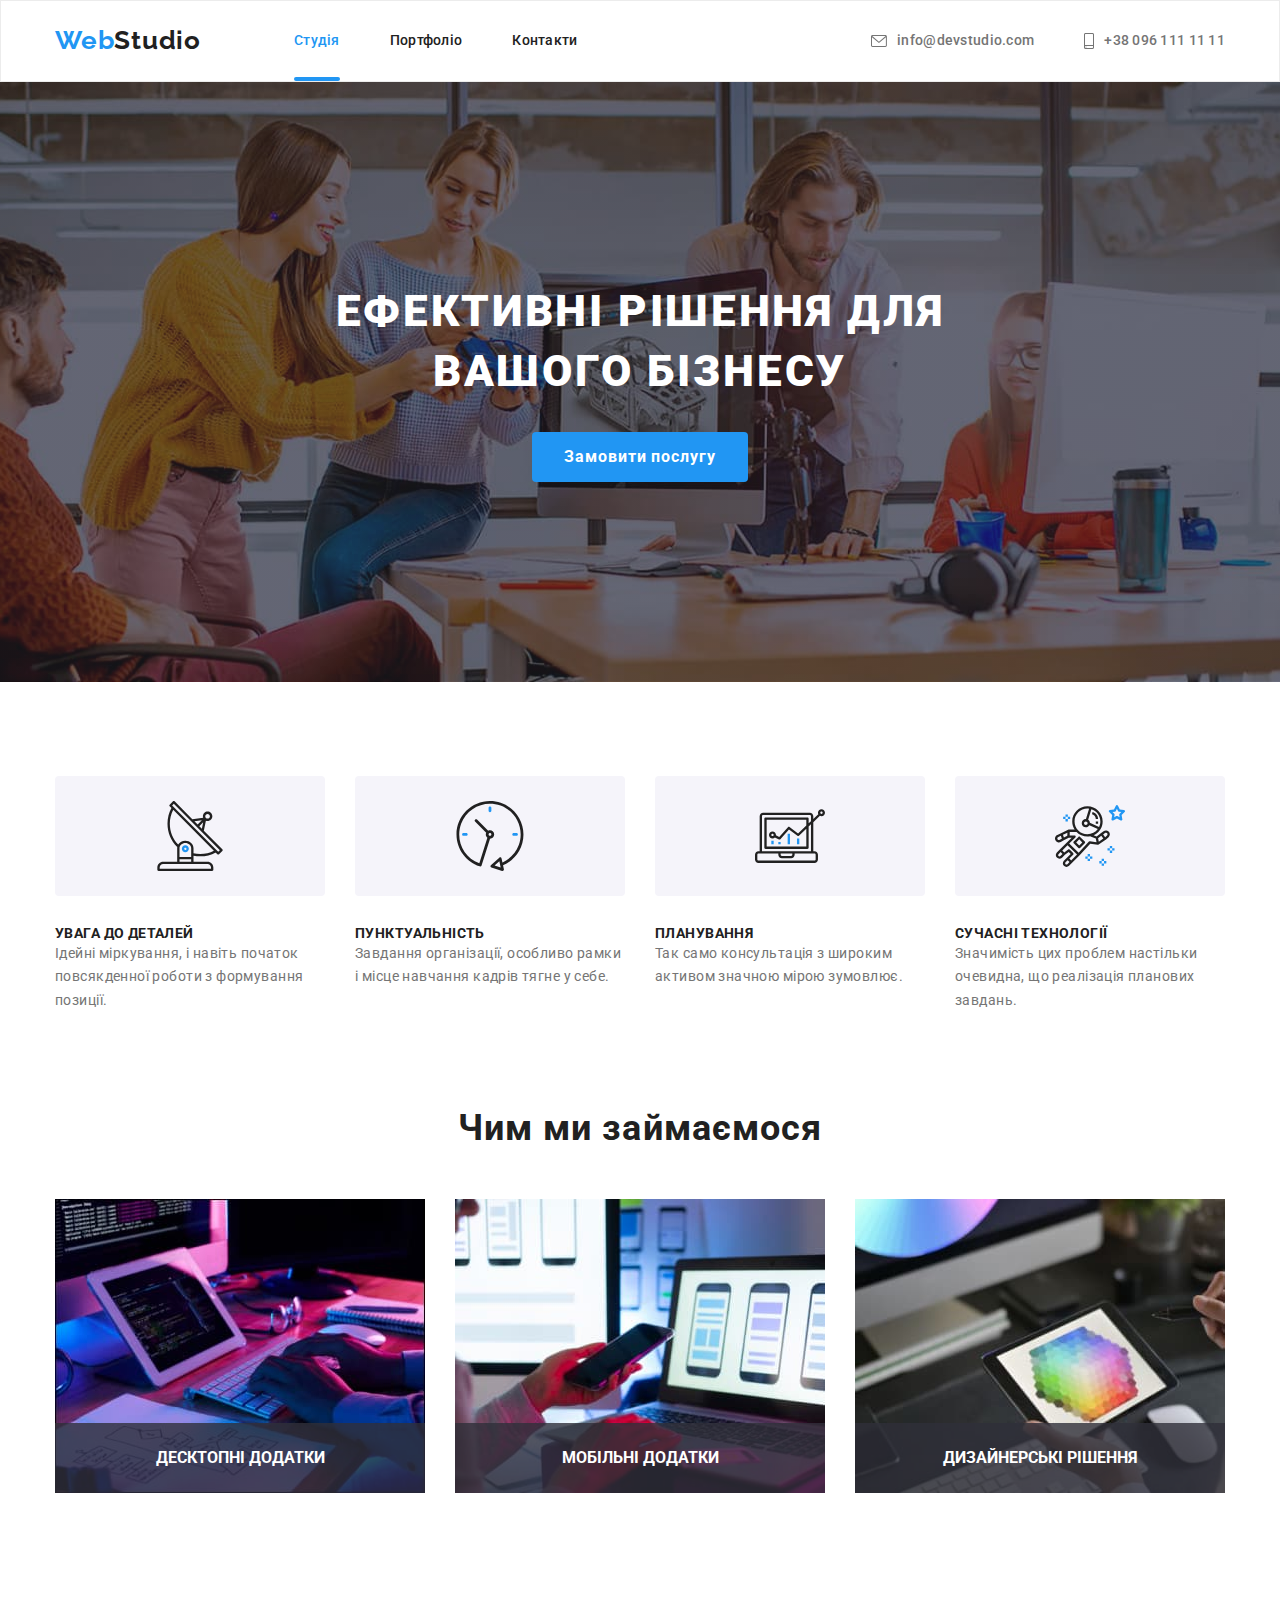
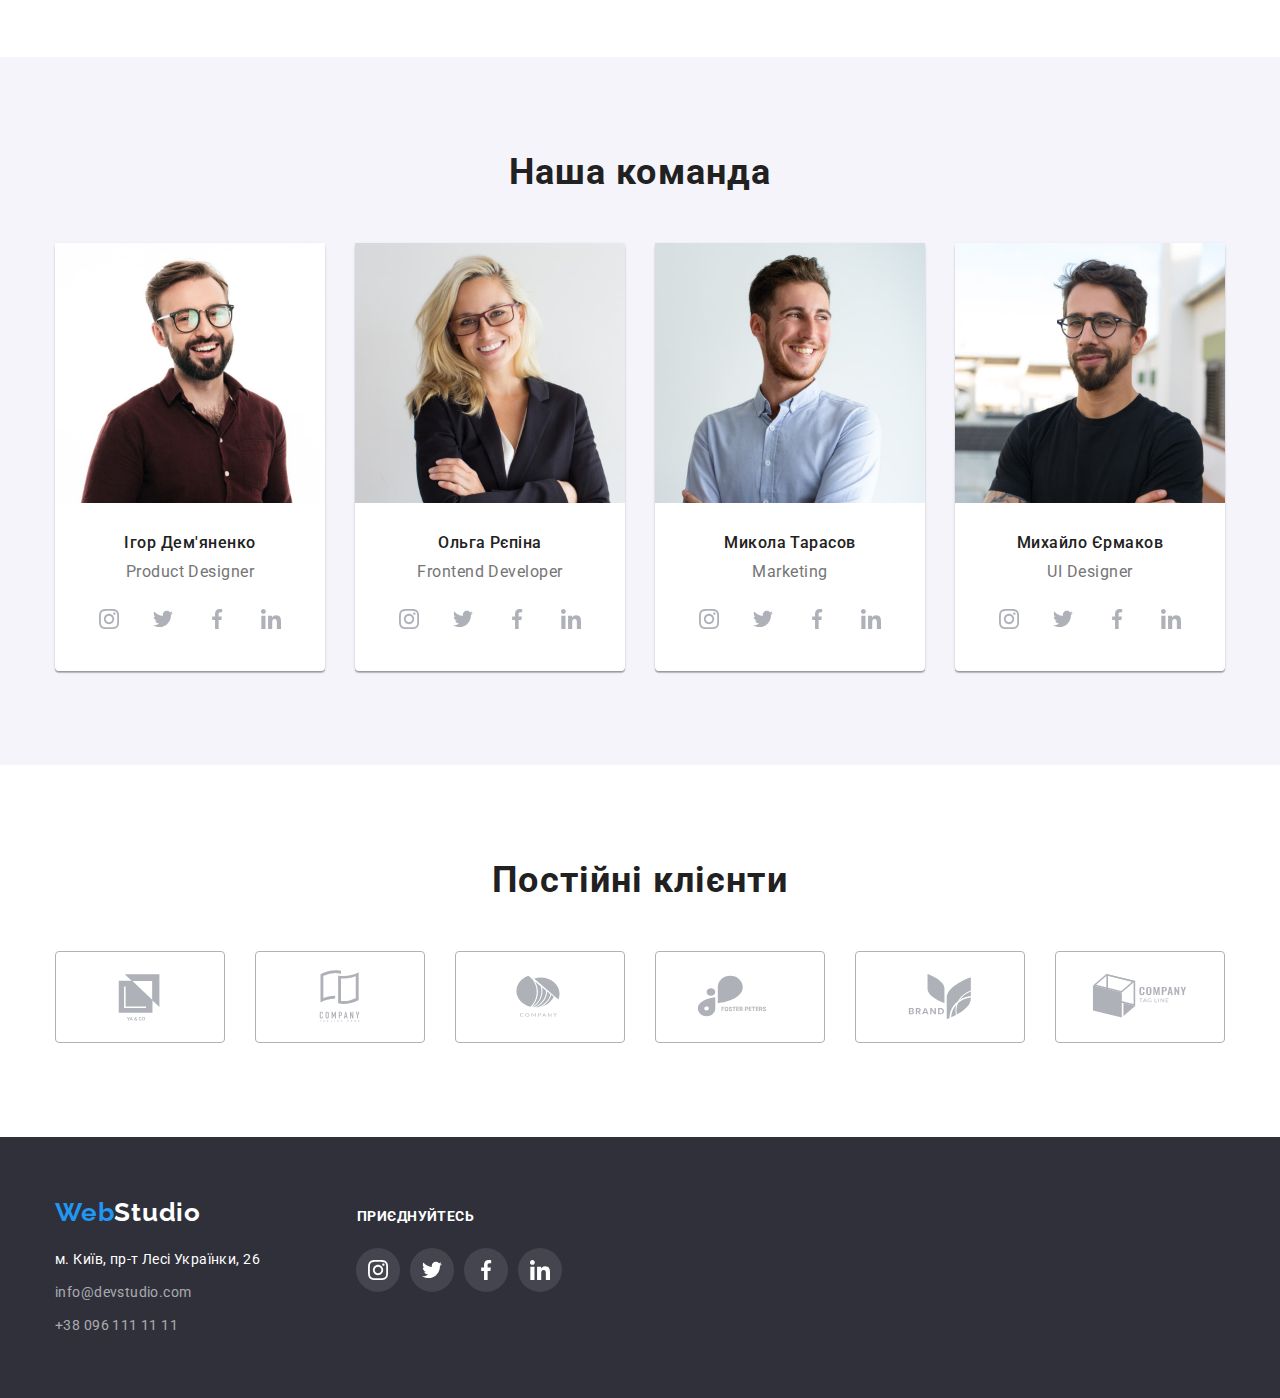
<file: index.html>
<!DOCTYPE html>
<html lang="uk">
	<head>
		<meta charset="UTF-8" />
		<meta http-equiv="X-UA-Compatible" content="IE=edge" />
		<meta name="viewport" content="width=device-width, initial-scale=1.0" />
		<title>Studio</title>
		<link rel="preconnect" href="https://fonts.googleapis.com" />
		<link rel="preconnect" href="https://fonts.gstatic.com" crossorigin />
		<link
			href="https://fonts.googleapis.com/css2?family=Raleway:wght@700&family=Roboto:wght@400;500;700;900&display=swap"
			rel="stylesheet"
		/>
		<link
			rel="stylesheet"
			href="https://cdnjs.cloudflare.com/ajax/libs/modern-normalize/1.1.0/modern-normalize.min.css"
		/>
		<link rel="stylesheet" href="./css/styles.css" />
	</head>
	<!--BODY-->
	<body>
		<!--HEADER-->
		<header class="page-header">
			<div class="container navigation">
				<nav class="page-navigation">
					<a class="logo logo-black link" href="">
						Web<span class="logo-header link">Studio</span>
					</a>
					<ul class="media-list list">
						<li class="media-list-item"><a class="media-list-link link current" href="./index.html">Студія</a></li>
						<li class="media-list-item"><a class="media-list-link link" href="./portfolio.html">Портфоліо</a></li>
						<li class="media-list-item"><a class="media-list-link link" href="">Контакти</a></li>
					</ul>
				</nav>
				<ul class="contact-list list">
					<li class="contact-list-item">
						<a class="contact-list-link link" href="mailto:info@devstudio.com">
							<svg class="icon-mail" width="16" height="12">
								<use href="./img/icons.svg#icon-envelope"></use>
							</svg>
							info@devstudio.com
						</a>
					</li>
					<li class="contact-list-item">
						<a class="contact-list-link telephone-link link" href="tel:+380961111111">
							<svg class="icon-phone" width="10" height="16">
								<use href="./img/icons.svg#icon-smartphone"></use>
							</svg>
							+38 096 111 11 11
						</a>
					</li>
				</ul>
			</div>
		</header>

		<!--MAIN-->
		<main class="page-main">
			<!--HERO-->
			<section class="hero overlay">
				<h1 class="hero-title">
					Ефективні рішення для
					<br />
					вашого бізнесу
				</h1>
				<button class="modal-btn" type="button" data-modal-open>Замовити послугу</button>
				<div class="backdrop is-hidden" data-modal>
					<div class="modal">
						<button class="button-close" data-modal-close>
							<svg class="vector" width="11" height="11">
								<use href="./img/icons.svg#vector"></use>
							</svg>
						</button>
					</div>
				</div>
			</section>

			<!--ABOUT-->
			<section class="about">
				<div class="container">
					<h2 hidden>Особливості</h2>
					<ul class="about-list">
						<li class="about-list-item">
							<div class="features-icons">
								<svg class="features-svg" width="70" height="70">
									<use href="./img/icons.svg#icon-antenna"></use>
								</svg>
							</div>
							<h3 class="about-subtitle">УВАГА ДО ДЕТАЛЕЙ</h3>
							<p class="about-description">
								Ідейні міркування, і навіть початок повсякденної роботи з формування позиції.
							</p>
						</li>
						<li class="about-list-item">
							<div class="features-icons">
								<svg class="features-svg" width="70" height="70">
									<use href="./img/icons.svg#icon-clock"></use>
								</svg>
							</div>
							<h3 class="about-subtitle">ПУНКТУАЛЬНІСТЬ</h3>
							<p class="about-description">
								Завдання організації, особливо рамки і місце навчання кадрів тягне у себе.
							</p>
						</li>
						<li class="about-list-item">
							<div class="features-icons">
								<svg class="features-svg" width="70" height="70">
									<use href="./img/icons.svg#icon-diagram"></use>
								</svg>
							</div>
							<h3 class="about-subtitle">ПЛАНУВАННЯ</h3>
							<p class="about-description">Так само консультація з широким активом значною мірою зумовлює.</p>
						</li>
						<li class="about-list-item">
							<div class="features-icons">
								<svg class="features-svg" width="70" height="70">
									<use href="./img/icons.svg#icon-astronaut"></use>
								</svg>
							</div>
							<h3 class="about-subtitle">СУЧАСНІ ТЕХНОЛОГІЇ</h3>
							<p class="about-description">
								Значимість цих проблем настільки очевидна, що реалізація планових завдань.
							</p>
						</li>
					</ul>
				</div>
			</section>

			<!--FUNCTIONAL-->
			<section class="functional-section">
				<div class="container">
					<h2 class="functional-title">Чим ми займаємося</h2>
					<ul class="functional-list-title">
						<li class="functional-list-item">
							<img class="functional-gallery-img" src="./img/box1.jpg" alt="scheme" width="370" height="294" />
							<div class="functional-overlay">
								<p class="text-overlay">ДЕСКТОПНІ ДОДАТКИ</p>
							</div>
						</li>
						<li class="functional-list-item">
							<img class="functional-gallery-img" src="./img/box2.jpg" alt="smartphone" width="370" height="294" />
							<div class="functional-overlay">
								<p class="text-overlay">МОБІЛЬНІ ДОДАТКИ</p>
							</div>
						</li>
						<li class="functional-list-item">
							<img class="functional-gallery-img" src="./img/box3.jpg" alt="color_palette" width="370" height="294" />
							<div class="functional-overlay">
								<p class="text-overlay">ДИЗАЙНЕРСЬКІ РІШЕННЯ</p>
							</div>
						</li>
					</ul>
				</div>
			</section>

			<!--EMPLOYEES-->
			<section class="employees-section">
				<div class="container">
					<h2 class="employees-title">Наша команда</h2>
					<ul class="employees-list">
						<li class="employees-card">
							<img class="employees-photo" src="./img/img1.jpg" alt="Ігор Дем'яненко" width="270" height="260" />
							<div class="employees-content">
								<h3 class="employees-name">Ігор Дем'яненко</h3>
								<p class="employees-position">Product Designer</p>
								<ul class="socials list">
									<li class="socials-item">
										<a
											class="socials-link link"
											href="https://www.instagram.com/"
											target="_blank"
											rel="noopener noreferrer"
											aria-label="Instagram icon"
										>
											<svg class="socials-icon" width="20" height="20">
												<use href="./img/icons.svg#icon-instagram"></use>
											</svg>
										</a>
									</li>
									<li class="socials-item">
										<a
											class="socials-link link"
											href="https://twitter.com/"
											target="_blank"
											rel="noopener noreferrer"
											aria-label="Twitter icon"
										>
											<svg class="socials-icon" width="20" height="20">
												<use href="./img/icons.svg#icon-twitter"></use>
											</svg>
										</a>
									</li>
									<li class="socials-item">
										<a
											class="socials-link link"
											href="https://www.facebook.com/"
											target="_blank"
											rel="noopener noreferrer"
											aria-label="Facebook icon"
										>
											<svg class="socials-icon" width="20" height="20">
												<use href="./img/icons.svg#icon-facebook"></use>
											</svg>
										</a>
									</li>
									<li class="socials-item">
										<a
											class="socials-link link"
											href="https://www.linkedin.com/"
											target="_blank"
											rel="noopener noreferrer"
											aria-label="linkedin icon"
										>
											<svg class="socials-icon" width="20" height="20">
												<use href="./img/icons.svg#icon-linkedin"></use>
											</svg>
										</a>
									</li>
								</ul>
							</div>
						</li>
						<li class="employees-card">
							<img class="employees-photo" src="./img/img2.jpg" alt="Ольга Рєпіна" width="270" height="260" />
							<div class="employees-content">
								<h3 class="employees-name">Ольга Рєпіна</h3>
								<p class="employees-position">Frontend Developer</p>
								<ul class="socials list">
									<li class="socials-item">
										<a
											class="socials-link link"
											href="https://www.instagram.com/"
											target="_blank"
											rel="noopener noreferrer"
											aria-label="Instagram icon"
										>
											<svg class="socials-icon" width="20" height="20">
												<use href="./img/icons.svg#icon-instagram"></use>
											</svg>
										</a>
									</li>
									<li class="socials-item">
										<a
											class="socials-link link"
											href="https://twitter.com/"
											target="_blank"
											rel="noopener noreferrer"
											aria-label="Twitter icon"
										>
											<svg class="socials-icon" width="20" height="20">
												<use href="./img/icons.svg#icon-twitter"></use>
											</svg>
										</a>
									</li>
									<li class="socials-item">
										<a
											class="socials-link link"
											href="https://www.facebook.com/"
											target="_blank"
											rel="noopener noreferrer"
											aria-label="Facebook icon"
										>
											<svg class="socials-icon" width="20" height="20">
												<use href="./img/icons.svg#icon-facebook"></use>
											</svg>
										</a>
									</li>
									<li class="socials-item">
										<a
											class="socials-link link"
											href="https://www.linkedin.com/"
											target="_blank"
											rel="noopener noreferrer"
											aria-label="linkedin icon"
										>
											<svg class="socials-icon" width="20" height="20">
												<use href="./img/icons.svg#icon-linkedin"></use>
											</svg>
										</a>
									</li>
								</ul>
							</div>
						</li>
						<li class="employees-card">
							<img class="employees-photo" src="./img/img3.jpg" alt="Микола Тарасов" width="270" height="260" />
							<div class="employees-content">
								<h3 class="employees-name">Микола Тарасов</h3>
								<p class="employees-position">Marketing</p>
								<ul class="socials list">
									<li class="socials-item">
										<a
											class="socials-link link"
											href="https://www.instagram.com/"
											target="_blank"
											rel="noopener noreferrer"
											aria-label="Instagram icon"
										>
											<svg class="socials-icon" width="20" height="20">
												<use href="./img/icons.svg#icon-instagram"></use>
											</svg>
										</a>
									</li>
									<li class="socials-item">
										<a
											class="socials-link link"
											href="https://twitter.com/"
											target="_blank"
											rel="noopener noreferrer"
											aria-label="Twitter icon"
										>
											<svg class="socials-icon" width="20" height="20">
												<use href="./img/icons.svg#icon-twitter"></use>
											</svg>
										</a>
									</li>
									<li class="socials-item">
										<a
											class="socials-link link"
											href="https://www.facebook.com/"
											target="_blank"
											rel="noopener noreferrer"
											aria-label="Facebook icon"
										>
											<svg class="socials-icon" width="20" height="20">
												<use href="./img/icons.svg#icon-facebook"></use>
											</svg>
										</a>
									</li>
									<li class="socials-item">
										<a
											class="socials-link link"
											href="https://www.linkedin.com/"
											target="_blank"
											rel="noopener noreferrer"
											aria-label="linkedin icon"
										>
											<svg class="socials-icon" width="20" height="20">
												<use href="./img/icons.svg#icon-linkedin"></use>
											</svg>
										</a>
									</li>
								</ul>
							</div>
						</li>
						<li class="employees-card">
							<img class="employees-photo" src="./img/img4.jpg" alt="Михайло Єрмаков" width="270" height="260" />
							<div class="employees-content">
								<h3 class="employees-name">Михайло Єрмаков</h3>
								<p class="employees-position">UI Designer</p>
								<ul class="socials list">
									<li class="socials-item">
										<a
											class="socials-link link"
											href="https://www.instagram.com/"
											target="_blank"
											rel="noopener noreferrer"
											aria-label="Instagram icon"
										>
											<svg class="socials-icon" width="20" height="20">
												<use href="./img/icons.svg#icon-instagram"></use>
											</svg>
										</a>
									</li>
									<li class="socials-item">
										<a
											class="socials-link link"
											href="https://twitter.com/"
											target="_blank"
											rel="noopener noreferrer"
											aria-label="Twitter icon"
										>
											<svg class="socials-icon" width="20" height="20">
												<use href="./img/icons.svg#icon-twitter"></use>
											</svg>
										</a>
									</li>
									<li class="socials-item">
										<a
											class="socials-link link"
											href="https://www.facebook.com/"
											target="_blank"
											rel="noopener noreferrer"
											aria-label="Facebook icon"
										>
											<svg class="socials-icon" width="20" height="20">
												<use href="./img/icons.svg#icon-facebook"></use>
											</svg>
										</a>
									</li>
									<li class="socials-item">
										<a
											class="socials-link link"
											href="https://www.linkedin.com/"
											target="_blank"
											rel="noopener noreferrer"
											aria-label="linkedin icon"
										>
											<svg class="socials-icon" width="20" height="20">
												<use href="./img/icons.svg#icon-linkedin"></use>
											</svg>
										</a>
									</li>
								</ul>
							</div>
						</li>
					</ul>
				</div>
			</section>
		</main>

		<section class="clients">
			<div class="container">
				<h2 class="clients-tittle">Постійні клієнти</h2>
				<ul class="clients-list list">
					<li class="client-item">
						<a
							class="client-border-link link"
							href=""
							target="_blank"
							rel="noopener noreferrer"
							aria-label="group1 icon"
						>
							<svg class="client-icon" width="106" height="60">
								<use href="./img/icons.svg#icon-logo1"></use>
							</svg>
						</a>
					</li>
					<li class="client-item">
						<a
							class="client-border-link link"
							href=""
							target="_blank"
							rel="noopener noreferrer"
							aria-label="group2 icon"
						>
							<svg class="client-icon" width="106" height="60">
								<use href="./img/icons.svg#icon-logo2"></use>
							</svg>
						</a>
					</li>
					<li class="client-item">
						<a
							class="client-border-link link"
							href=""
							target="_blank"
							rel="noopener noreferrer"
							aria-label="group3 icon"
						>
							<svg class="client-icon" width="106" height="60">
								<use href="./img/icons.svg#icon-logo3"></use>
							</svg>
						</a>
					</li>
					<li class="client-item">
						<a
							class="client-border-link link"
							href=""
							target="_blank"
							rel="noopener noreferrer"
							aria-label="group4 icon"
						>
							<svg class="client-icon" width="106" height="60">
								<use href="./img/icons.svg#icon-logo4"></use>
							</svg>
						</a>
					</li>
					<li class="client-item">
						<a
							class="client-border-link link"
							href=""
							target="_blank"
							rel="noopener noreferrer"
							aria-label="group5 icon"
						>
							<svg class="client-icon" width="106" height="60">
								<use href="./img/icons.svg#icon-logo5"></use>
							</svg>
						</a>
					</li>
					<li class="client-item">
						<a
							class="client-border-link link"
							href=""
							target="_blank"
							rel="noopener noreferrer"
							aria-label="group6 icon"
						>
							<svg class="client-icon" width="106" height="60">
								<use href="./img/icons.svg#icon-logo6"></use>
							</svg>
						</a>
					</li>
				</ul>
			</div>
		</section>

		<!--FOOTER-->
		<footer class="page-footer">
			<div class="container footer-info">
				<div class="logo-footer-box">
					<!--CONTACTS-->
					<a class="logo logo-blue link" href="">
						Web<span class="logo-footer link">Studio</span>
					</a>
					<p class="proposition">Приєднуйтесь</p>
				</div>

				<address class="contacts-box">
					<ul class="contact-footer-list list">
						<li class="contact-list-item">
							<a class="adress-list-link link" href="https://goo.gl/maps/BnFadeevwMqZX12J8">
								м. Київ, пр-т Лесі Українки, 26
							</a>
						</li>
						<li class="contact-list-item">
							<a class="contact-footer-link link" href="mailto:info@devstudio.com">info@devstudio.com</a>
						</li>
						<li class="contact-list-item">
							<a class="contact-footer-link link" href="tel:+380961111111">+38 096 111 11 11</a>
						</li>
					</ul>

					<ul class="socials-footer list">
						<li class="socials-footer-item">
							<a
								class="socials-footer-link link"
								href="https://www.instagram.com/"
								target="_blank"
								rel="noopener noreferrer"
								aria-label="Instagram icon"
							>
								<svg class="socials-footer-icon" width="20" height="20">
									<use href="./img/icons.svg#icon-instagram"></use>
								</svg>
							</a>
						</li>
						<li class="socials-footer-item">
							<a
								class="socials-footer-link link"
								href="https://twitter.com/"
								target="_blank"
								rel="noopener noreferrer"
								aria-label="Twitter icon"
							>
								<svg class="socials-footer-icon" width="20" height="20">
									<use href="./img/icons.svg#icon-twitter"></use>
								</svg>
							</a>
						</li>
						<li class="socials-footer-item">
							<a
								class="socials-footer-link link"
								href="https://www.facebook.com/"
								target="_blank"
								rel="noopener noreferrer"
								aria-label="Facebook icon"
							>
								<svg class="socials-footer-icon" width="20" height="20">
									<use href="./img/icons.svg#icon-facebook"></use>
								</svg>
							</a>
						</li>
						<li class="socials-footer-item">
							<a
								class="socials-footer-link link"
								href="https://www.linkedin.com/"
								target="_blank"
								rel="noopener noreferrer"
								aria-label="linkedin icon"
							>
								<svg class="socials-footer-icon" width="20" height="20">
									<use href="./img/icons.svg#icon-linkedin"></use>
								</svg>
							</a>
						</li>
					</ul>
				</address>
			</div>
		</footer>
		<script src="./js/modal.js"></script>
	</body>
</html>
</file>
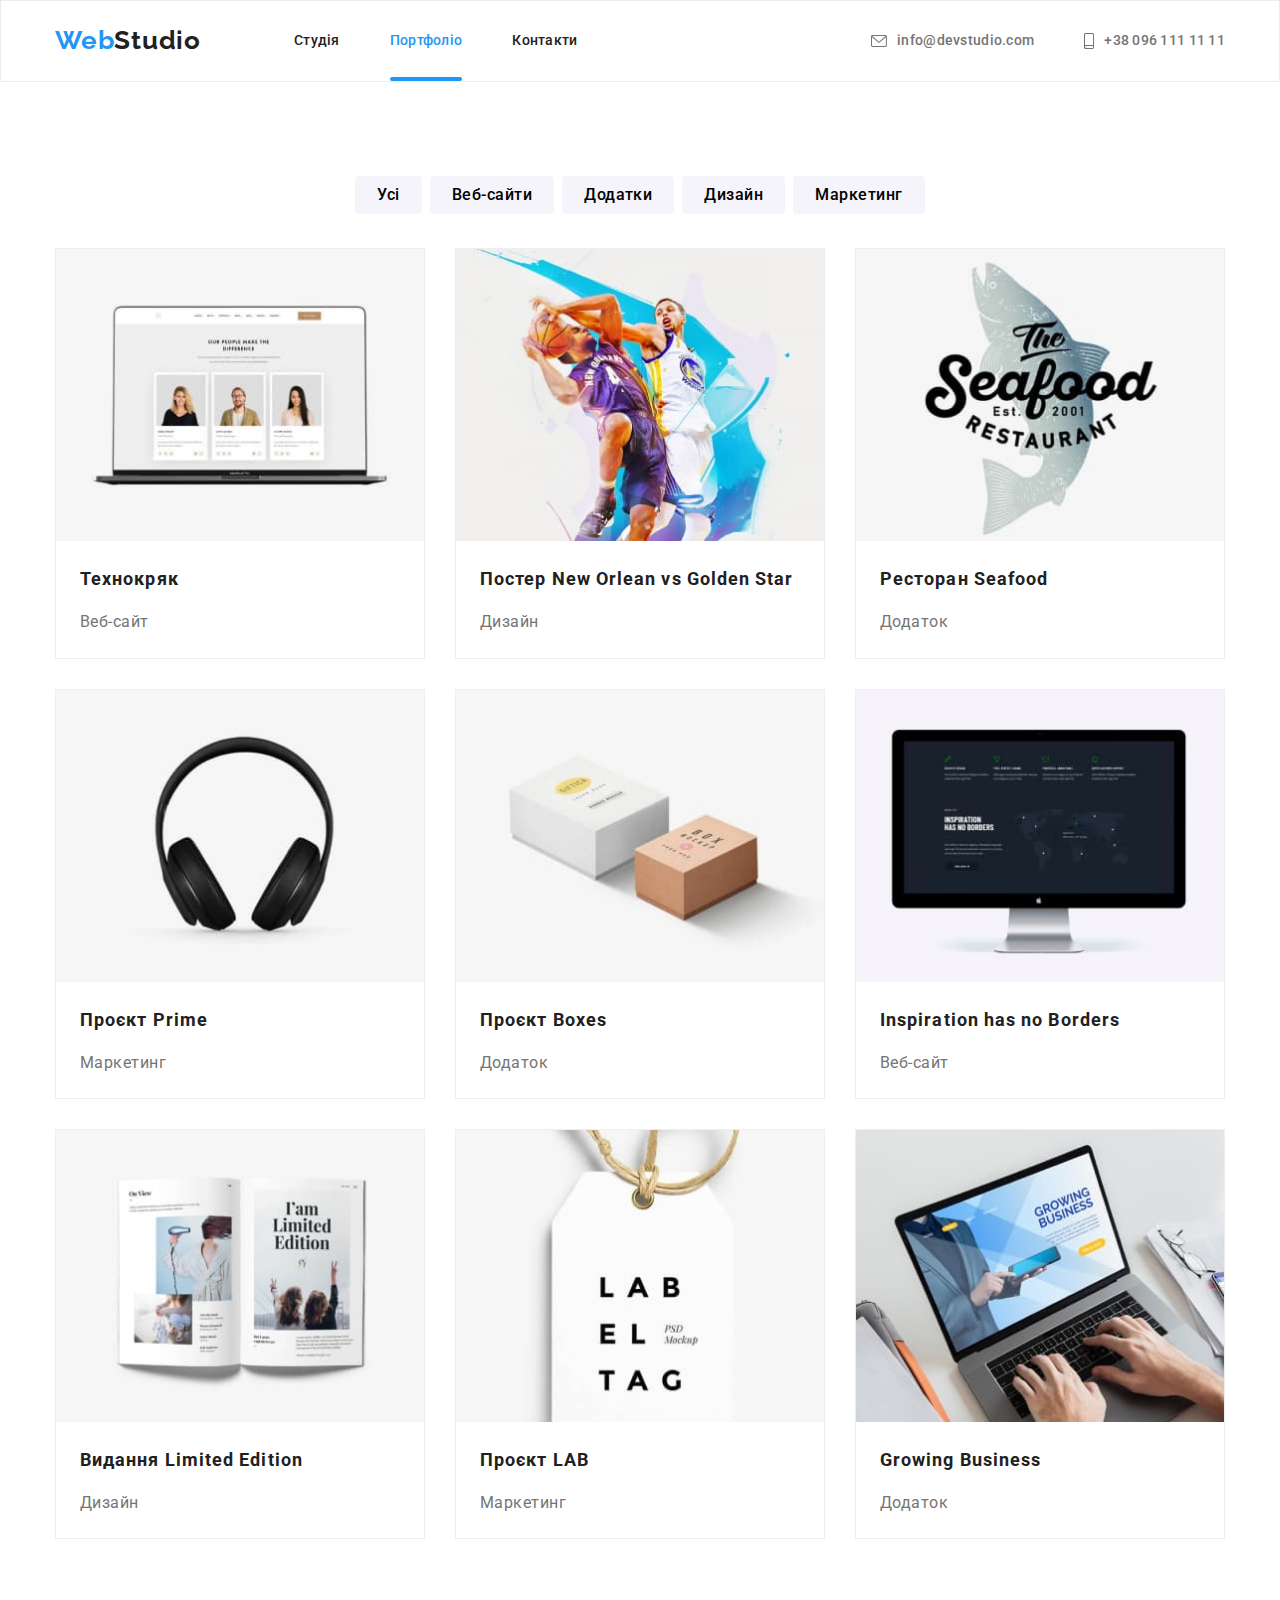
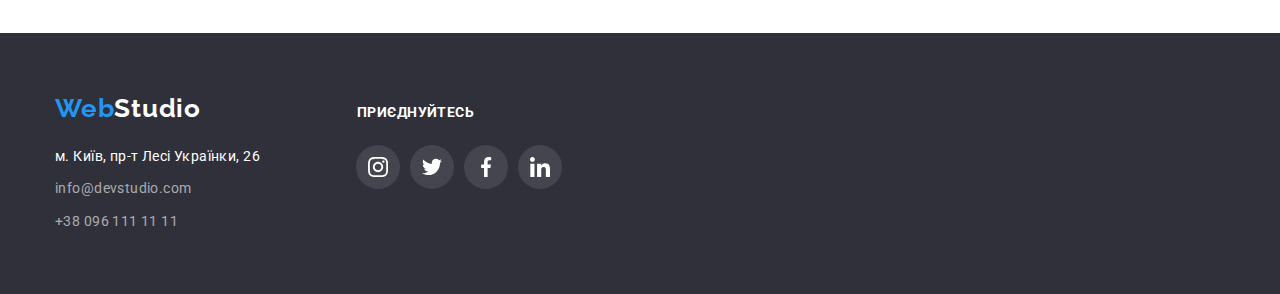
<file: portfolio.html>
<!DOCTYPE html>
<html lang="en">
	<head>
		<meta charset="UTF-8" />
		<meta http-equiv="X-UA-Compatible" content="IE=edge" />
		<meta name="viewport" content="width=device-width, initial-scale=1.0" />
		<title>portfolio</title>
		<link rel="preconnect" href="https://fonts.googleapis.com" />
		<link rel="preconnect" href="https://fonts.gstatic.com" crossorigin />
		<link
			href="https://fonts.googleapis.com/css2?family=Raleway:wght@700&family=Roboto:wght@400;500;700;900&display=swap"
			rel="stylesheet"
		/>
		<link
			rel="stylesheet"
			href="https://cdnjs.cloudflare.com/ajax/libs/modern-normalize/1.1.0/modern-normalize.min.css"
		/>
		<link rel="stylesheet" href="./css/styles.css" />
	</head>
	<body>
		<!--HEADER-->
		<header class="page-header">
			<div class="container navigation">
				<nav class="page-navigation">
					<a class="logo logo-black link" href="">
						Web<span class="logo-header link">Studio</span>
					</a>
					<ul class="media-list list">
						<li class="media-list-item"><a class="media-list-link link" href="./index.html">Студія</a></li>
						<li class="media-list-item">
							<a class="media-list-link link current" href="./portfolio.html">Портфоліо</a>
						</li>
						<li class="media-list-item"><a class="media-list-link link" href="">Контакти</a></li>
					</ul>
				</nav>
				<ul class="contact-list list">
					<li class="contact-list-item">
						<a class="contact-list-link link" href="mailto:info@devstudio.com">
							<svg class="icon-mail" width="16" height="12">
								<use href="./img/icons.svg#icon-envelope"></use>
							</svg>
							info@devstudio.com
						</a>
					</li>
					<li class="contact-list-item">
						<a class="contact-list-link telephone-link link" href="tel:+380961111111">
							<svg class="icon-phone" width="10" height="16">
								<use href="./img/icons.svg#icon-smartphone"></use>
							</svg>
							+38 096 111 11 11
						</a>
					</li>
				</ul>
			</div>
		</header>

		<main>
			<section class="menu">
				<div class="container">
					<h1 hidden>Menu-content</h1>
					<!--FILTER-LIST-->

					<ul class="menu-buttons-list list">
						<li class="menu-list-item"><button class="menu-btn" type="button">Усі</button></li>
						<li class="menu-list-item"><button class="menu-btn" type="button">Веб-сайти</button></li>
						<li class="menu-list-item"><button class="menu-btn" type="button">Додатки</button></li>
						<li class="menu-list-item"><button class="menu-btn" type="button">Дизайн</button></li>
						<li class="menu-list-item"><button class="menu-btn" type="button">Маркетинг</button></li>
					</ul>

					<!--PROJECTS-->
					<ul class="menu-work-list list">
						<li class="menu-work-item">
							<a class="work-link link" href="">
								<div class="work-position">
									<img class="work-photo" src="img/img10.jpg" alt="laptop" width="370" height="294" />
									<div class="work-overlay">
										<p class="work-text-overlay">
											Ресурс пропонує комплексні пропозиції з різним рівнем функціоналу та сервісів. Все це дозволить
											відвідувачу отримати вичерпні відомості про компанію чи приватну особу.
										</p>
									</div>
								</div>
								<div class="card-content card border">
									<h2 class="work-name">Технокряк</h2>
									<p class="work-description">Веб-сайт</p>
								</div>
							</a>
						</li>
						<li class="menu-work-item">
							<a class="work-link link" href="">
								<div class="work-position">
									<img class="work-photo" src="img/img11.jpg" alt="bascketball" width="370" height="294" />
									<div class="work-overlay">
										<p class="work-text-overlay">
											Ресурс пропонує комплексні пропозиції з різним рівнем функціоналу та сервісів. Все це дозволить
											відвідувачу отримати вичерпні відомості про компанію чи приватну особу.
										</p>
									</div>
								</div>
								<div class="card-content">
									<h2 class="work-name">Постер New Orlean vs Golden Star</h2>
									<p class="work-description">Дизайн</p>
								</div>
							</a>
						</li>
						<li class="menu-work-item">
							<a class="work-link link" href="">
								<div class="work-position">
									<img class="work-photo" src="img/img12.jpg" alt="fish" width="370" height="294" />
									<div class="work-overlay">
										<p class="work-text-overlay">
											Ресурс пропонує комплексні пропозиції з різним рівнем функціоналу та сервісів. Все це дозволить
											відвідувачу отримати вичерпні відомості про компанію чи приватну особу.
										</p>
									</div>
								</div>
								<div class="card-content">
									<h2 class="work-name">Ресторан Seafood</h2>
									<p class="work-description">Додаток</p>
								</div>
							</a>
						</li>
						<li class="menu-work-item">
							<a class="work-link link" href="">
								<div class="work-position">
									<img class="work-photo" src="img/img13.jpg" alt="headphones" width="370" height="294" />
									<div class="work-overlay">
										<p class="work-text-overlay">
											Ресурс пропонує комплексні пропозиції з різним рівнем функціоналу та сервісів. Все це дозволить
											відвідувачу отримати вичерпні відомості про компанію чи приватну особу.
										</p>
									</div>
								</div>
								<div class="card-content">
									<h2 class="work-name">Проєкт Prime</h2>
									<p class="work-description">Маркетинг</p>
								</div>
							</a>
						</li>
						<li class="menu-work-item">
							<a class="work-link link" href="">
								<div class="work-position">
									<img class="work-photo" src="img/img14.jpg" alt="boxes" width="370" height="294" />
									<div class="work-overlay">
										<p class="work-text-overlay">
											Ресурс пропонує комплексні пропозиції з різним рівнем функціоналу та сервісів. Все це дозволить
											відвідувачу отримати вичерпні відомості про компанію чи приватну особу.
										</p>
									</div>
								</div>
								<div class="card-content">
									<h2 class="work-name">Проєкт Boxes</h2>
									<p class="work-description">Додаток</p>
								</div>
							</a>
						</li>
						<li class="menu-work-item">
							<a class="work-link link" href="">
								<div class="work-position">
									<img class="work-photo" src="img/img15.jpg" alt="monitor" width="370" height="294" />
									<div class="work-overlay">
										<p class="work-text-overlay">
											Ресурс пропонує комплексні пропозиції з різним рівнем функціоналу та сервісів. Все це дозволить
											відвідувачу отримати вичерпні відомості про компанію чи приватну особу.
										</p>
									</div>
								</div>
								<div class="card-content">
									<h2 class="work-name">Inspiration has no Borders</h2>
									<p class="work-description">Веб-сайт</p>
								</div>
							</a>
						</li>
						<li class="menu-work-item">
							<a class="work-link link" href="">
								<div class="work-position">
									<img class="work-photo" src="img/img16.jpg" alt="journal" width="370" height="294" />
									<div class="work-overlay">
										<p class="work-text-overlay">
											Ресурс пропонує комплексні пропозиції з різним рівнем функціоналу та сервісів. Все це дозволить
											відвідувачу отримати вичерпні відомості про компанію чи приватну особу.
										</p>
									</div>
								</div>
								<div class="card-content">
									<h2 class="work-name">Видання Limited Edition</h2>
									<p class="work-description">Дизайн</p>
								</div>
							</a>
						</li>
						<li class="menu-work-item">
							<a class="work-link link" href="">
								<div class="work-position">
									<img class="work-photo" src="img/img17.jpg" alt="labeltag" width="370" height="294" />
									<div class="work-overlay">
										<p class="work-text-overlay">
											Ресурс пропонує комплексні пропозиції з різним рівнем функціоналу та сервісів. Все це дозволить
											відвідувачу отримати вичерпні відомості про компанію чи приватну особу.
										</p>
									</div>
								</div>
								<div class="card-content">
									<h2 class="work-name">Проєкт LAB</h2>
									<p class="work-description">Маркетинг</p>
								</div>
							</a>
						</li>
						<li class="menu-work-item">
							<a class="work-link link" href="">
								<div class="work-position">
									<img class="work-photo" src="img/img18.jpg" alt="keyboard" width="370" height="294" />
									<div class="work-overlay">
										<p class="work-text-overlay">
											Ресурс пропонує комплексні пропозиції з різним рівнем функціоналу та сервісів. Все це дозволить
											відвідувачу отримати вичерпні відомості про компанію чи приватну особу.
										</p>
									</div>
								</div>

								<div class="card-content">
									<h2 class="work-name">Growing Business</h2>
									<p class="work-description">Додаток</p>
								</div>
							</a>
						</li>
					</ul>
				</div>
			</section>
		</main>
		<!--FOOTER-->
		<footer class="page-footer">
			<div class="container footer-info">
				<div class="logo-footer-box">
					<!--CONTACTS-->
					<a class="logo logo-blue link" href="">
						Web<span class="logo-footer link">Studio</span>
					</a>
					<p class="proposition">Приєднуйтесь</p>
				</div>

				<address class="contacts-box">
					<ul class="contact-footer-list list">
						<li class="contact-list-item">
							<a class="adress-list-link link" href="https://goo.gl/maps/BnFadeevwMqZX12J8">
								м. Київ, пр-т Лесі Українки, 26
							</a>
						</li>
						<li class="contact-list-item">
							<a class="contact-footer-link link" href="mailto:info@devstudio.com">info@devstudio.com</a>
						</li>
						<li class="contact-list-item">
							<a class="contact-footer-link link" href="tel:+380961111111">+38 096 111 11 11</a>
						</li>
					</ul>

					<ul class="socials-footer list">
						<li class="socials-footer-item">
							<a
								class="socials-footer-link link"
								href="https://www.instagram.com/"
								target="_blank"
								rel="noopener noreferrer"
								aria-label="Instagram icon"
							>
								<svg class="socials-footer-icon" width="20" height="20">
									<use href="./img/icons.svg#icon-instagram"></use>
								</svg>
							</a>
						</li>
						<li class="socials-footer-item">
							<a
								class="socials-footer-link link"
								href="https://twitter.com/"
								target="_blank"
								rel="noopener noreferrer"
								aria-label="Twitter icon"
							>
								<svg class="socials-footer-icon" width="20" height="20">
									<use href="./img/icons.svg#icon-twitter"></use>
								</svg>
							</a>
						</li>
						<li class="socials-footer-item">
							<a
								class="socials-footer-link link"
								href="https://www.facebook.com/"
								target="_blank"
								rel="noopener noreferrer"
								aria-label="Facebook icon"
							>
								<svg class="socials-footer-icon" width="20" height="20">
									<use href="./img/icons.svg#icon-facebook"></use>
								</svg>
							</a>
						</li>
						<li class="socials-footer-item">
							<a
								class="socials-footer-link link"
								href="https://www.linkedin.com/"
								target="_blank"
								rel="noopener noreferrer"
								aria-label="linkedin icon"
							>
								<svg class="socials-footer-icon" width="20" height="20">
									<use href="./img/icons.svg#icon-linkedin"></use>
								</svg>
							</a>
						</li>
					</ul>
				</address>
			</div>
		</footer>
	</body>
</html>
</file>
<file: css/styles.css>
:root {
	--primary-font: "Roboto", sans-serif;
	--secondary-font: "Raleway", sans-serif;
	--primary-text-color-theme-light: #212121;
	--primary-text-color-theme-dark: #ffffff;
	--secondary-text-color-theme-light: #757575;
	--secondary-text-color-footer: rgba(255, 255, 255, 0.6);
	--accent-color: #2196f3;
	--primary-background-color: #f5f5f5;
	--secondary-background-color: #2f303a;
	--hero-background-color: #c4c4c4;
	--accent-background-color: #f5f4fa;
	--background-button-color: #188ce8;
	--border-color: #eeeeee;
	--card-set-gap: 30px;
	--icons-main-theme: #afb1b8;
	--timing-function: cubic-bezier(0.4, 0, 0.2, 1);
	--modal-border: rgba(0, 0, 0, 0.1);
}

.list {
	list-style: none;
}

.link {
	text-decoration: none;
}
.address {
	font-style: normal;
}

button {
	font-family: inherit;
	cursor: pointer;
	border: none;
}

body {
	font-family: var(--primary-font);
	color: var(--primary-text-color-theme-light);
}

h1,
h2,
h3,
h4,
h5,
h6,
p,
ul {
	margin: 0;
	margin: 0;
}

ul {
	padding-left: 0;
	list-style: none;
}

a {
	text-decoration: none;
	display: block;
	color: currentColor;
}

img {
	display: block;
	max-width: 100%;
	height: auto;
}

.container {
	width: 1200px;
	padding-left: 15px;
	padding-right: 15px;
	margin-right: auto;
	margin-left: auto;
}

/* ================= COMPONENTS ================= */

/* ================== HEADER ================== */

.page-header {
	margin: auto;
	border: 1px solid #ececec;
	background-color: var(--primary-text-color-theme-dark);
}

.navigation {
	display: flex;
}

.page-navigation {
	display: flex;
	align-items: center;
}
.logo {
	font-family: var(--secondary-font);
	font-weight: 700;
	font-size: 26px;
	line-height: 1.2;
	letter-spacing: 0.03em;
	color: var(--accent-color);
}

.logo-black {
	display: block;
}

.logo-header {
	font-family: var(--secondary-font);
	font-weight: 700;
	font-size: 26px;
	line-height: 1.2;
	letter-spacing: 0.03em;
	color: var(--primary-text-color-theme-light);
}

.media-list {
	display: flex;
	align-items: center;
	margin-left: 93px;
}

.media-list-link {
	padding: 32px 0;
	font-weight: 500;
	font-size: 14px;
	line-height: 1.14;
	letter-spacing: 0.02em;
	color: var(--primary-text-color-theme-light);
}

.media-list-item {
	display: block;
}

.media-list .media-list-link {
	position: relative;
	transition: color 250ms var(--timing-function);
}

.media-list .media-list-link::after {
	content: "";
	position: absolute;
	left: 0;
	bottom: 0;

	display: block;
	width: 100%;
	height: 4px;
	background-color: var(--accent-color);

	transform: scaleX(0);
	transition: transform 250ms var(--timing-function);
	border-radius: 2px;
}

.media-list-link:hover,
.media-list-link:focus {
	color: var(--accent-color);
}

.media-list .media-list-link:hover::after,
.media-list .media-list-link:focus::after {
	transform: scaleX(1);
}

.media-list .link.current {
	color: var(--accent-color);
}

.media-list .link.current::after {
	content: "";
	transform: scaleX(1);
}

.contact-list-link {
	display: flex;
	align-items: center;
	padding: 32px 0;
	font-weight: 500;
	font-size: 14px;
	line-height: 1.14;
	letter-spacing: 0.02em;
	color: var(--secondary-text-color-theme-light);

	transition: color 250ms var(--timing-function);
}

.icon-mail {
	margin-right: 10px;
	fill: currentColor;
}

.icon-phone {
	margin-right: 10px;
	fill: currentColor;
}

.contact-list-link:hover,
.contact-list-link:focus {
	color: var(--accent-color);
}

.contact-list {
	display: flex;
	align-items: center;
	justify-content: flex-end;
	margin-left: auto;
}

.media-list,
.contact-list {
	gap: 50px;
}
/* =================== HEADER ================ */

/* ==================== HERO ==================*/

.hero {
	margin: 0 auto;
	text-align: center;
	padding-top: 200px;
	padding-bottom: 200px;
	background-color: var(--hero-background-color);
}

.overlay {
	background-image: linear-gradient(to right, rgba(47, 48, 58, 0.4), rgba(47, 48, 58, 0.4)), url("../img/img19.jpg");
	background-position: center;
	background-repeat: no-repeat;
	max-width: 1600px;
}

.hero-title {
	/* padding-right: 452px;
	padding-left: 452px; */
	margin-bottom: 30px;

	color: var(--primary-text-color-theme-dark);
	font-weight: 900;
	font-size: 44px;
	line-height: 1.36;
	text-align: center;
	letter-spacing: 0.06em;
	text-transform: uppercase;
}
/* ==================== HERO ===================*/

/* ============== BUTTON STYLES =============== */
.modal-btn {
	min-width: 216px;
	min-height: 50px;
	border-radius: 4px;
	font-weight: 700;
	font-size: 16px;
	line-height: 1.88;
	letter-spacing: 0.06em;
	color: var(--primary-text-color-theme-dark);
	background-color: var(--accent-color);

	transition: background-color 250ms var(--timing-function), color 250ms var(--timing-function);
}

.menu-btn {
	padding: 6px 22px;
	border-radius: 4px;
	font-weight: 500;
	font-size: 16px;
	line-height: 1.63;
	letter-spacing: 0.03em;
	background-color: var(--accent-background-color);

	transition: background-color 250ms var(--timing-function), color 250ms var(--timing-function),
		box-shadow 250ms var(--timing-function);
}

.modal-btn:hover,
.modal-btn:focus {
	background-color: var(--background-button-color);
}

.menu-btn:hover,
.menu-btn:focus {
	color: var(--primary-text-color-theme-dark);
	background-color: var(--accent-color);
	box-shadow: 0px 3px 1px rgba(0, 0, 0, 0.1), 0px 1px 2px rgba(0, 0, 0, 0.08), 0px 2px 2px rgba(0, 0, 0, 0.12);
}

.backdrop {
	position: fixed;
	top: 0;
	left: 0;
	z-index: 100;

	width: 100%;
	height: 100%;
	background-color: rgba(0, 0, 0, 0.2);
	opacity: 1;
	transition: opacity 250ms var(--timing-function), visibility 250ms var(--timing-function);
}

.backdrop.is-hidden {
	visibility: hidden;
	opacity: 0;
	pointer-events: none;
}

.backdrop.is-hidden .modal {
	opacity: 0;
	transform: translate(-50%, -70%) scale(1.25);
}

.modal {
	position: absolute;
	top: 50%;
	left: 50%;
	transform: translate(-50%, -50%) scale(1);
	min-width: 528px;
	min-height: 581px;

	background-color: var(--primary-text-color-theme-dark);
	border: solid 1px var(--modal-border);
	border-radius: 4px;
	box-shadow: 0px 1px 3px rgba(0, 0, 0, 0.12), 0px 1px 1px rgba(0, 0, 0, 0.14), 0px 2px 1px rgba(0, 0, 0, 0.2);

	transition: transform 250ms var(--timing-function), opacity 250ms var(--timing-function);
}

.button-close {
	display: inline-flex;
	align-items: center;
	justify-content: center;
	position: absolute;
	top: 8px;
	right: 8px;
	padding: 0;

	width: 30px;
	height: 30px;

	background-color: var(--primary-text-color-theme-dark);
	border: 1px solid rgba(0, 0, 0, 0.1);
	border-radius: 50%;
}

/* ============== BUTTON STYLES =============== */

/* ================ MAIN STUDIO ================*/
.about-list,
.functional-list-item,
.employees-list {
	list-style: none;
}

.about {
	margin: auto;
	padding: 94px 0;
}

.about-list {
	display: flex;
	gap: 30px;
}

.about-list-item {
	flex-basis: calc((100% - 3 * 30px) / 4);
}

.features-icons {
	display: flex;
	justify-content: center;
	align-items: center;
	width: 270px;
	height: 120px;
	background-color: var(--accent-background-color);
	border-radius: 4px;
	margin-bottom: 30px;
}

.about-subtitle {
	font-weight: 700;
	font-size: 14px;
	line-height: 1.14;
	letter-spacing: 0.03em;
	text-transform: uppercase;
}

.about-description {
	font-size: 14px;
	line-height: 1.7;
	letter-spacing: 0.03em;
	color: var(--secondary-text-color-theme-light);
}

.functional-section {
	padding-bottom: 94px;
}

.functional-title {
	padding-bottom: 50px;
	font-weight: 700;
	font-size: 36px;
	line-height: 1.17;
	text-align: center;
	letter-spacing: 0.03em;
}

.functional-list-title {
	display: flex;
	gap: 30px;
}

.functional-list-item .functional-overlay {
	position: relative;
	bottom: 70px;
	height: 70px;
	width: 100%;
	display: flex;
	justify-content: center;
	align-items: center;
	background-color: rgba(47, 48, 58, 0.8);
}

.text-overlay {
	display: flex;
	justify-content: center;
	align-items: center;
	font-weight: 700;
	text-transform: uppercase;
	color: var(--primary-text-color-theme-dark);
}

.employees-section {
	margin: auto;
	padding: 94px 0;
	background-color: var(--accent-background-color);
}

.employees-card {
	border-radius: 4px;
	background-color: var(--primary-text-color-theme-dark);
	box-shadow: 0px 2px 1px rgba(0, 0, 0, 0.2), 0px 1px 1px rgba(0, 0, 0, 0.14), 0px 1px 3px rgba(0, 0, 0, 0.12);
}

.employees-list {
	display: flex;
	padding: 0;
	margin: 0;
	list-style: none;
	margin-top: calc(-1 * var(--card-set-gap));
	margin-left: calc(-1 * var(--card-set-gap));
}

.employees-list > .employees-card {
	flex-basis: calc(100% / 4 - var(--card-set-gap));
	margin-left: var(--card-set-gap);
	margin-top: var(--card-set-gap);
}

.employees-content {
	padding-top: 30px;
	padding-bottom: 30px;
}

.employees-title {
	padding-bottom: 50px;
	font-weight: 700;
	font-size: 36px;
	line-height: 1.17;
	text-align: center;
	letter-spacing: 0.03em;
}

.employees-name {
	font-weight: 500;
	font-size: 16px;
	line-height: 1.19;
	text-align: center;
	letter-spacing: 0.03em;
}

.employees-position {
	margin-top: 10px;
	font-size: 16px;
	line-height: 1.19;
	text-align: center;
	letter-spacing: 0.03em;
	color: var(--secondary-text-color-theme-light);
}

.socials {
	display: flex;
	justify-content: center;
	align-items: center;
	gap: 10px;
	margin-top: 16px;
}

.socials-item {
	display: flex;
	width: 44px;
	height: 44px;
}

.socials-link {
	display: flex;
	justify-content: center;
	align-items: center;
	width: 100%;
	height: 100%;
	border-radius: 50%;
	color: var(--icons-main-theme);

	transition: background-color 250ms var(--timing-function), color 250ms var(--timing-function);
}

.socials-icon {
	fill: currentColor;
}

.socials-link:hover,
.socials-link:focus {
	background-color: var(--accent-color);
	color: var(--primary-text-color-theme-dark);
}

/* =============== OUR CLIENTS ================*/

.clients {
	padding: 94px 0;
}

.clients-tittle {
	margin-bottom: 50px;
	font-weight: 700;
	font-size: 36px;
	line-height: 42px;
	text-align: center;
	letter-spacing: 0.03em;

	color: #212121;
}

.clients-list {
	display: flex;
	gap: 30px;
}

.client-item {
	width: 100%;
	height: 100%;
	color: var(--icons-main-theme);
}

.client-icon {
	fill: currentColor;
}

.client-border-link {
	display: flex;
	justify-content: center;
	align-items: center;
	width: 170px;
	height: 92px;
	border: 1px solid;
	border-color: var(--icons-main-theme);
	border-radius: 4px;

	transition: color 250ms var(--timing-function);
}

.client-border-link:hover,
.client-border-link:focus {
	color: var(--accent-color);
	border-color: var(--accent-color);
}

/* =============== OUR CLIENTS ================*/

/* ================ MAIN STUDIO ================*/

/* ============== MAIN PORTFOLIO ============== */

.menu {
	padding: 94px 0;
}

.menu-work-item {
	border-color: var(--secondary-text-color-theme-light);
	border: 1px solid #eeeeee;
}

.menu-buttons-list {
	display: flex;
	gap: 8px;
	justify-content: center;
	margin-bottom: 34px;
}

.card-content {
	padding: 20px 24px;
}

.work-name {
	font-weight: 700;
	font-size: 18px;
	line-height: 2;
	letter-spacing: 0.06em;
}

.work-description {
	margin-top: 10px;
	font-size: 16px;
	line-height: 1.88;
	letter-spacing: 0.03em;
	color: var(--secondary-text-color-theme-light);
}

.menu-work-list {
	display: flex;
	flex-flow: row wrap;
	padding: 0;
	margin: 0;
	list-style: none;
	margin-top: calc(-1 * var(--card-set-gap));
	margin-left: calc(-1 * var(--card-set-gap));
}

.menu-work-list > .menu-work-item {
	flex-basis: calc(100% / 3 - var(--card-set-gap));
	margin-left: var(--card-set-gap);
	margin-top: var(--card-set-gap);
}

.work-link {
	transition: box-shadow 250ms var(--timing-function);
}

.work-link:hover,
.work-link:focus {
	box-shadow: 0px 4px 6px rgba(0, 0, 0, 0.16), 0px 4px 4px rgba(0, 0, 0, 0.06), 0px 1px 1px rgba(0, 0, 0, 0.12);
}

.work-position {
	position: relative;
	overflow: hidden;
}

.work-overlay {
	position: absolute;
	top: 0;
	left: 0;
	transform: translateY(101%);
	transition: transform 250ms var(--timing-function);
	width: 100%;
	height: 100%;
	padding-left: 24px;
	padding-right: 24px;
	display: flex;
	background-color: rgba(33, 150, 243, 0.9);
}

.work-text-overlay {
	display: flex;
	justify-content: center;
	align-items: center;
	font-size: 18px;
	line-height: 1.55;
	letter-spacing: 0.03em;
	color: var(--primary-text-color-theme-dark);
}

.work-link:hover .work-overlay,
.work-link:focus .work-overlay {
	transform: translateY(0);
}

/* ============== MAIN PORTFOLIO ============== */

/* ================= FOOTER ================ */
.page-footer {
	margin: auto;
	padding: 60px 0;
	background-color: var(--secondary-background-color);
}

.footer-info {
	display: flex;
	flex-direction: column;
}

.logo-footer-box {
	display: flex;
	align-items: baseline;
}

.logo-blue {
	margin-bottom: 20px;
	margin-right: 156px;
}

.logo-footer {
	color: var(--primary-text-color-theme-dark);
}

.proposition {
	color: var(--primary-text-color-theme-dark);
	font-weight: 700;
	font-size: 14px;
	line-height: 16px;
	letter-spacing: 0.03em;
	text-transform: uppercase;
}

.contacts-box {
	display: flex;
	align-items: flex-start;
}

.contact-footer-list {
	width: 231px;
	margin-right: 70px;
	font-style: normal;
}

.contact-footer-list > .contact-list-item:not(:last-child) {
	margin-bottom: 9px;
}

.adress-list-link {
	flex-direction: column;
	margin-left: 0;
	gap: 9px;
	color: var(--primary-text-color-theme-dark);
	font-size: 14px;
	line-height: 1.7;
	letter-spacing: 0.03em;

	transition: color 250ms var(--timing-function);
}

.adress-list-link:hover,
.adress-list-link:focus {
	color: var(--accent-color);
}

.contact-footer-link {
	color: var(--secondary-text-color-footer);
	font-size: 14px;
	line-height: 1.7;
	letter-spacing: 0.03em;

	transition: color 250ms var(--timing-function);
}

.contact-footer-link:hover,
.contact-footer-link:focus {
	color: var(--accent-color);
}

.socials-footer {
	display: flex;
	gap: 10px;
}

.socials-footer-item {
	display: flex;
	width: 44px;
	height: 44px;
}

.socials-footer-link {
	display: flex;
	justify-content: center;
	align-items: center;
	width: 100%;
	height: 100%;
	border-radius: 50%;
	color: var(--primary-text-color-theme-dark);
	background-color: rgba(255, 255, 255, 0.1);

	transition: background-color 250ms var(--timing-function);
}

.socials-footer-icon {
	fill: currentColor;
}

.socials-footer-link:hover,
.socials-footer-link:focus {
	background-color: var(--accent-color);
	/* color: var(--primary-text-color-theme-dark); */
}

/* ================= FOOTER ================ */
</file>
